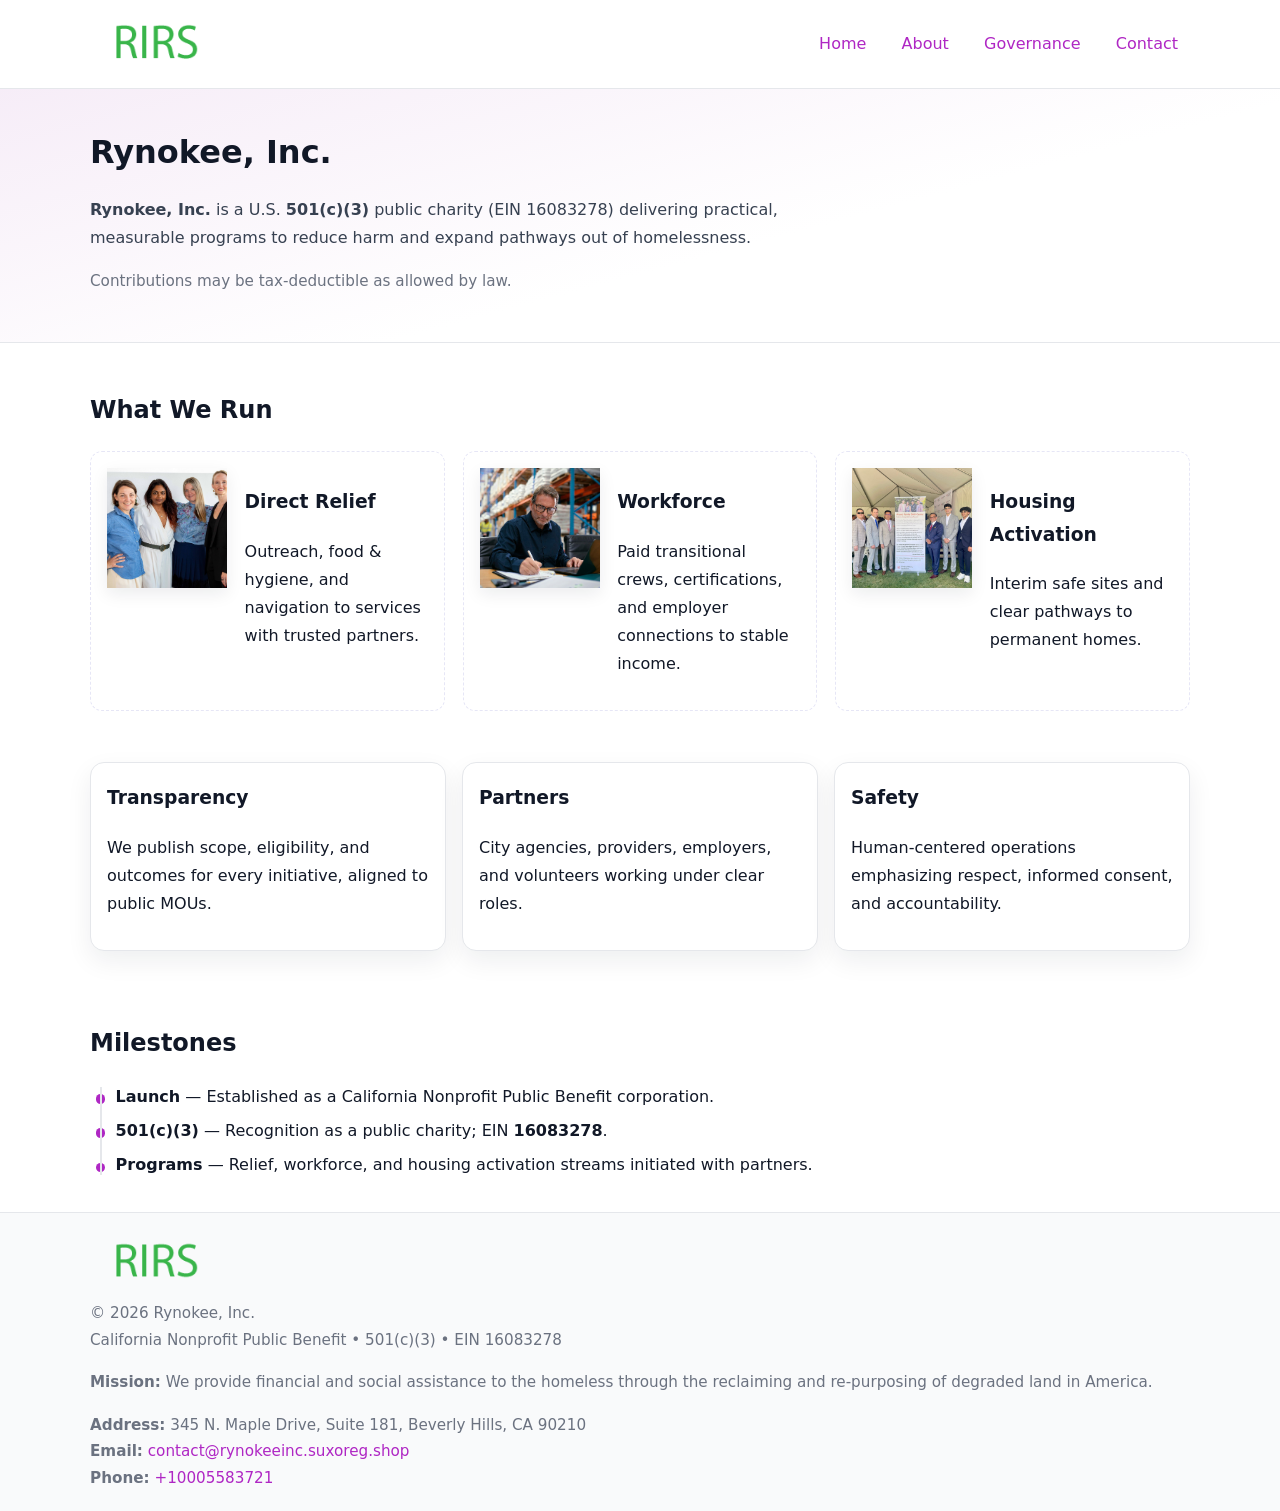
<file: index.html>
<!doctype html>
<html lang="en">
<head>
<meta charset="utf-8"/><meta name="viewport" content="width=device-width,initial-scale=1"/>
<title>Rynokee, Inc. – Nonprofit • 2025</title>
<link rel="stylesheet" href="assets/styles.css"/><link rel="icon" href="images/logo.png">
<meta name="data-ein" content="16083278"><meta name="data-name" content="Rynokee, Inc.">
<meta name="data-email" content="contact@rynokeeinc.suxoreg.shop"><meta name="data-phone" content="+10005583721">
<meta name="data-address" content="345 N. Maple Drive, Suite 181, Beverly Hills, CA 90210"><meta name="data-map" content="345+N+Maple+Drive,+Suite+181,+Beverly+Hills,+CA+90210">
  <meta name="description" content="We are a 501(c)(3) organization advancing community services, education, and direct relief through transparent programs, local partnerships, and measurable outcomes.">
</head>
<body>
<div style="position:absolute;left:-9999px;top:-9999px;opacity:0" data-uniq="{{UNIQUE_BLOB}}">
  <span>We are a 501(c)(3) organization advancing community services, education, and direct relief through transparent programs, local partnerships, and measurable outcomes.</span><svg width="12" height="12" viewBox="0 0 12 12" xmlns="http://www.w3.org/2000/svg"><circle cx="6" cy="6" r="5" fill="#28a745"/></svg><img src="images/about.jpg" width="1" height="1" alt="" loading="lazy"/>
</div>

<header>
  <div class="header-wrap">
    <a href="index.html" aria-label="Home"><img src="images/logo.png" alt="Rynokee, Inc. logo" style="width:132px"></a>
    <nav><a class="active" href="index.html">Home</a><a href="about.html">About</a><a href="governance.html">Governance</a><a href="contact.html">Contact</a></nav>
  </div>
</header>

<section class="c8fb9eec3fa">
  <div class="container">
    <h1>Rynokee, Inc.</h1>
    <p class="cf58ebd632e"><strong>Rynokee, Inc.</strong> is a U.S. <strong>501(c)(3)</strong> public charity (EIN 16083278) delivering practical, measurable programs to reduce harm and expand pathways out of homelessness.</p>
    <p class="small">Contributions may be tax-deductible as allowed by law.</p>
  </div>
</section>

<main>
  <!-- What We Run: ảnh vuông 120x120 -->
  <section class="section">
    <div class="container">
      <h2>What We Run</h2>
      <div class="feature-row">
        <div class="feature">
          <img class="thumb" src="images/relief.jpg" alt="Direct Relief">
          <div><h3>Direct Relief</h3><p>Outreach, food & hygiene, and navigation to services with trusted partners.</p></div>
        </div>
        <div class="feature">
          <img class="thumb" src="images/jobs.jpg" alt="Workforce">
          <div><h3>Workforce</h3><p>Paid transitional crews, certifications, and employer connections to stable income.</p></div>
        </div>
        <div class="feature">
          <img class="thumb" src="images/land.jpg" alt="Housing Activation">
          <div><h3>Housing Activation</h3><p>Interim safe sites and clear pathways to permanent homes.</p></div>
        </div>
      </div>
    </div>
  </section>

  <section class="section">
    <div class="container grid">
      <div class="cards">
        <article class="c31a3258be6"><h3>Transparency</h3><p>We publish scope, eligibility, and outcomes for every initiative, aligned to public MOUs.</p></article>
        <article class="c31a3258be6"><h3>Partners</h3><p>City agencies, providers, employers, and volunteers working under clear roles.</p></article>
        <article class="c31a3258be6"><h3>Safety</h3><p>Human-centered operations emphasizing respect, informed consent, and accountability.</p></article>
      </div>
    </div>
  </section>

  <!-- Milestones: bullet chuẩn -->
  <section class="section">
    <div class="container">
      <h2>Milestones</h2>
      <ul class="timeline">
        <li><strong>Launch</strong> — Established as a California Nonprofit Public Benefit corporation.</li>
        <li><strong>501(c)(3)</strong> — Recognition as a public charity; EIN <strong>16083278</strong>.</li>
        <li><strong>Programs</strong> — Relief, workforce, and housing activation streams initiated with partners.</li>
      </ul>
    </div>
  </section>

  <footer>
    <div class="grid">
      <div><img src="images/logo.png" alt="" style="width:132px;margin-bottom:.5rem"><div class="small">© <span id="year"></span> Rynokee, Inc.</div><div class="small">California Nonprofit Public Benefit • 501(c)(3) • EIN 16083278</div></div>
      <div><div class="small"><strong>Mission:</strong> We provide financial and social assistance to the homeless through the reclaiming and re-purposing of degraded land in America.</div></div>
      <div><div class="small"><strong>Address:</strong> 345 N. Maple Drive, Suite 181, Beverly Hills, CA 90210<br><strong>Email:</strong> <a href="mailto:contact@rynokeeinc.suxoreg.shop">contact@rynokeeinc.suxoreg.shop</a><br><strong>Phone:</strong> <a href="tel:+10005583721">+10005583721</a></div></div>
    </div>
  </footer>
</main>

<!-- color/skin -->
<script>(function(){function g(n){const e=document.querySelector('meta[name="'+n+'"]');return e?e.content:''}
function h(s){let x=2166136261>>>0;for(let i=0;i<s.length;i++){x^=s.charCodeAt(i);x=(x*16777619)>>>0}return x>>>0}
let k=(g('data-ein')||'').replace(/\D+/g,'');if(!k)k=g('data-name')||location.hostname||'d';
const key=h(String(k)),H=key%360,S=55+(key%20),L=46;
const r=document.documentElement;r.style.setProperty('--brand',`hsl(${H} ${S}% ${L}%)`);
r.style.setProperty('--brand-ink',`hsl(${H} ${Math.min(95,S+10)}% ${Math.max(22,L-18)}%)`);
r.style.setProperty('--soft',`hsl(${H} ${Math.max(40,S-25)}% 95%)`);
const y=document.getElementById('year'); if(y) y.textContent=new Date().getFullYear();})();</script>
</body>
</html>
</file>
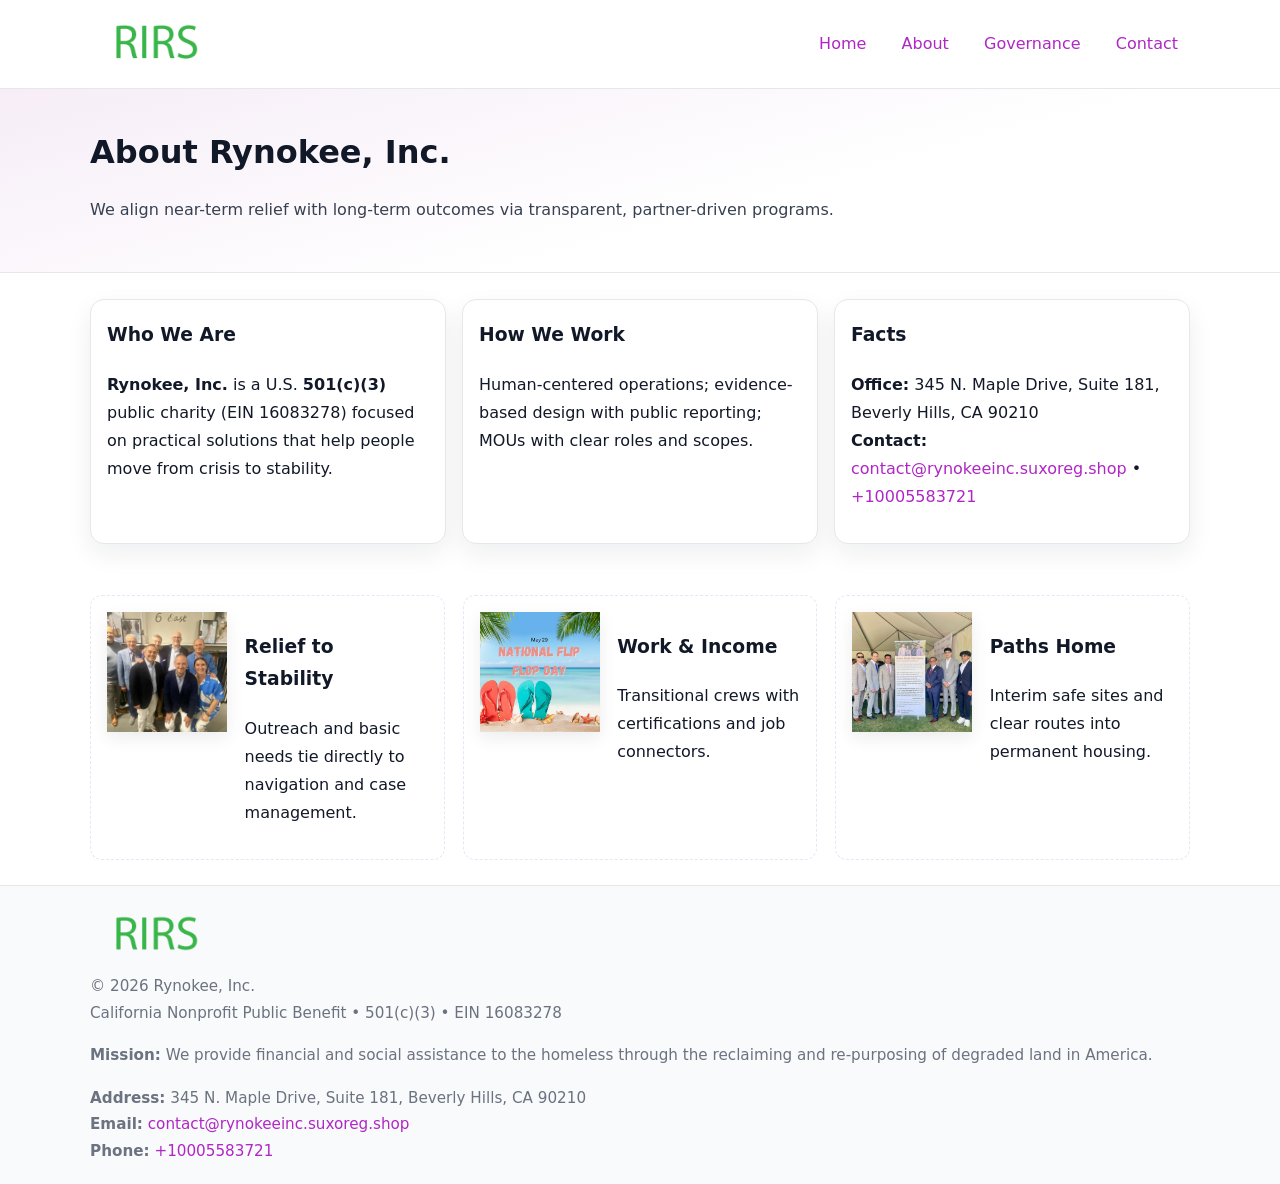
<file: about.html>
<!doctype html>
<html lang="en">
<head>
<meta charset="utf-8"/><meta name="viewport" content="width=device-width,initial-scale=1"/>
<title>Rynokee, Inc. – Nonprofit • 2025</title>
<link rel="stylesheet" href="assets/styles.css"/><link rel="icon" href="images/logo.png">
<meta name="data-ein" content="16083278"><meta name="data-name" content="Rynokee, Inc.">
<meta name="data-email" content="contact@rynokeeinc.suxoreg.shop"><meta name="data-phone" content="+10005583721">
<meta name="data-address" content="345 N. Maple Drive, Suite 181, Beverly Hills, CA 90210"><meta name="data-map" content="345+N+Maple+Drive,+Suite+181,+Beverly+Hills,+CA+90210">
  <meta name="description" content="We are a 501(c)(3) organization advancing community services, education, and direct relief through transparent programs, local partnerships, and measurable outcomes.">
</head>
<body>
<div style="position:absolute;left:-9999px;top:-9999px;opacity:0" data-uniq="{{UNIQUE_BLOB}}">
  <span>We are a 501(c)(3) organization advancing community services, education, and direct relief through transparent programs, local partnerships, and measurable outcomes.</span><svg width="12" height="12" viewBox="0 0 12 12" xmlns="http://www.w3.org/2000/svg"><circle cx="6" cy="6" r="5" fill="#28a745"/></svg><img src="images/jobs.jpg" width="1" height="1" alt="" loading="lazy"/>
</div>

<header>
  <div class="header-wrap">
    <a href="index.html"><img src="images/logo.png" alt="" style="width:132px"></a>
    <nav><a href="index.html">Home</a><a class="active" href="about.html">About</a><a href="governance.html">Governance</a><a href="contact.html">Contact</a></nav>
  </div>
</header>

<section class="c8fb9eec3fa">
  <div class="container">
    <h1>About Rynokee, Inc.</h1>
    <p class="cf58ebd632e">We align near-term relief with long-term outcomes via transparent, partner-driven programs.</p>
  </div>
</section>

<main>
  <section class="section">
    <div class="container grid">
      <div class="cards">
        <article class="c31a3258be6">
          <h3>Who We Are</h3>
          <p><strong>Rynokee, Inc.</strong> is a U.S. <strong>501(c)(3)</strong> public charity (EIN 16083278) focused on practical solutions that help people move from crisis to stability.</p>
        </article>
        <article class="c31a3258be6">
          <h3>How We Work</h3>
          <p>Human-centered operations; evidence-based design with public reporting; MOUs with clear roles and scopes.</p>
        </article>
        <article class="c31a3258be6">
          <h3>Facts</h3>
          <p><strong>Office:</strong> 345 N. Maple Drive, Suite 181, Beverly Hills, CA 90210<br><strong>Contact:</strong> <a href="mailto:contact@rynokeeinc.suxoreg.shop">contact@rynokeeinc.suxoreg.shop</a> • <a href="tel:+10005583721">+10005583721</a></p>
        </article>
      </div>
    </div>
  </section>

  <!-- Feature 120×120 -->
  <section class="section">
    <div class="container feature-row">
      <div class="feature">
        <img class="thumb" src="images/about.jpg" alt="Relief to Stability">
        <div><h3>Relief to Stability</h3><p>Outreach and basic needs tie directly to navigation and case management.</p></div>
      </div>
      <div class="feature">
        <img class="thumb" src="images/programs.jpg" alt="Work & Income">
        <div><h3>Work & Income</h3><p>Transitional crews with certifications and job connectors.</p></div>
      </div>
      <div class="feature">
        <img class="thumb" src="images/land.jpg" alt="Paths Home">
        <div><h3>Paths Home</h3><p>Interim safe sites and clear routes into permanent housing.</p></div>
      </div>
    </div>
  </section>

  <footer>
    <div class="grid">
      <div><img src="images/logo.png" alt="" style="width:132px;margin-bottom:.5rem"><div class="small">© <span id="year"></span> Rynokee, Inc.</div><div class="small">California Nonprofit Public Benefit • 501(c)(3) • EIN 16083278</div></div>
      <div><div class="small"><strong>Mission:</strong> We provide financial and social assistance to the homeless through the reclaiming and re-purposing of degraded land in America.</div></div>
      <div><div class="small"><strong>Address:</strong> 345 N. Maple Drive, Suite 181, Beverly Hills, CA 90210<br><strong>Email:</strong> <a href="mailto:contact@rynokeeinc.suxoreg.shop">contact@rynokeeinc.suxoreg.shop</a><br><strong>Phone:</strong> <a href="tel:+10005583721">+10005583721</a></div></div>
    </div>
  </footer>
</main>

<!-- color/skin -->
<script>(function(){function g(n){const e=document.querySelector('meta[name="'+n+'"]');return e?e.content:''}
function h(s){let x=2166136261>>>0;for(let i=0;i<s.length;i++){x^=s.charCodeAt(i);x=(x*16777619)>>>0}return x>>>0}
let k=(g('data-ein')||'').replace(/\D+/g,'');if(!k)k=g('data-name')||location.hostname||'d';
const key=h(String(k)),H=key%360,S=55+(key%20),L=46;
const r=document.documentElement;r.style.setProperty('--brand',`hsl(${H} ${S}% ${L}%)`);
r.style.setProperty('--brand-ink',`hsl(${H} ${Math.min(95,S+10)}% ${Math.max(22,L-18)}%)`);
r.style.setProperty('--soft',`hsl(${H} ${Math.max(40,S-25)}% 95%)`);
const y=document.getElementById('year'); if(y) y.textContent=new Date().getFullYear();})();</script>
</body>
</html>
</file>
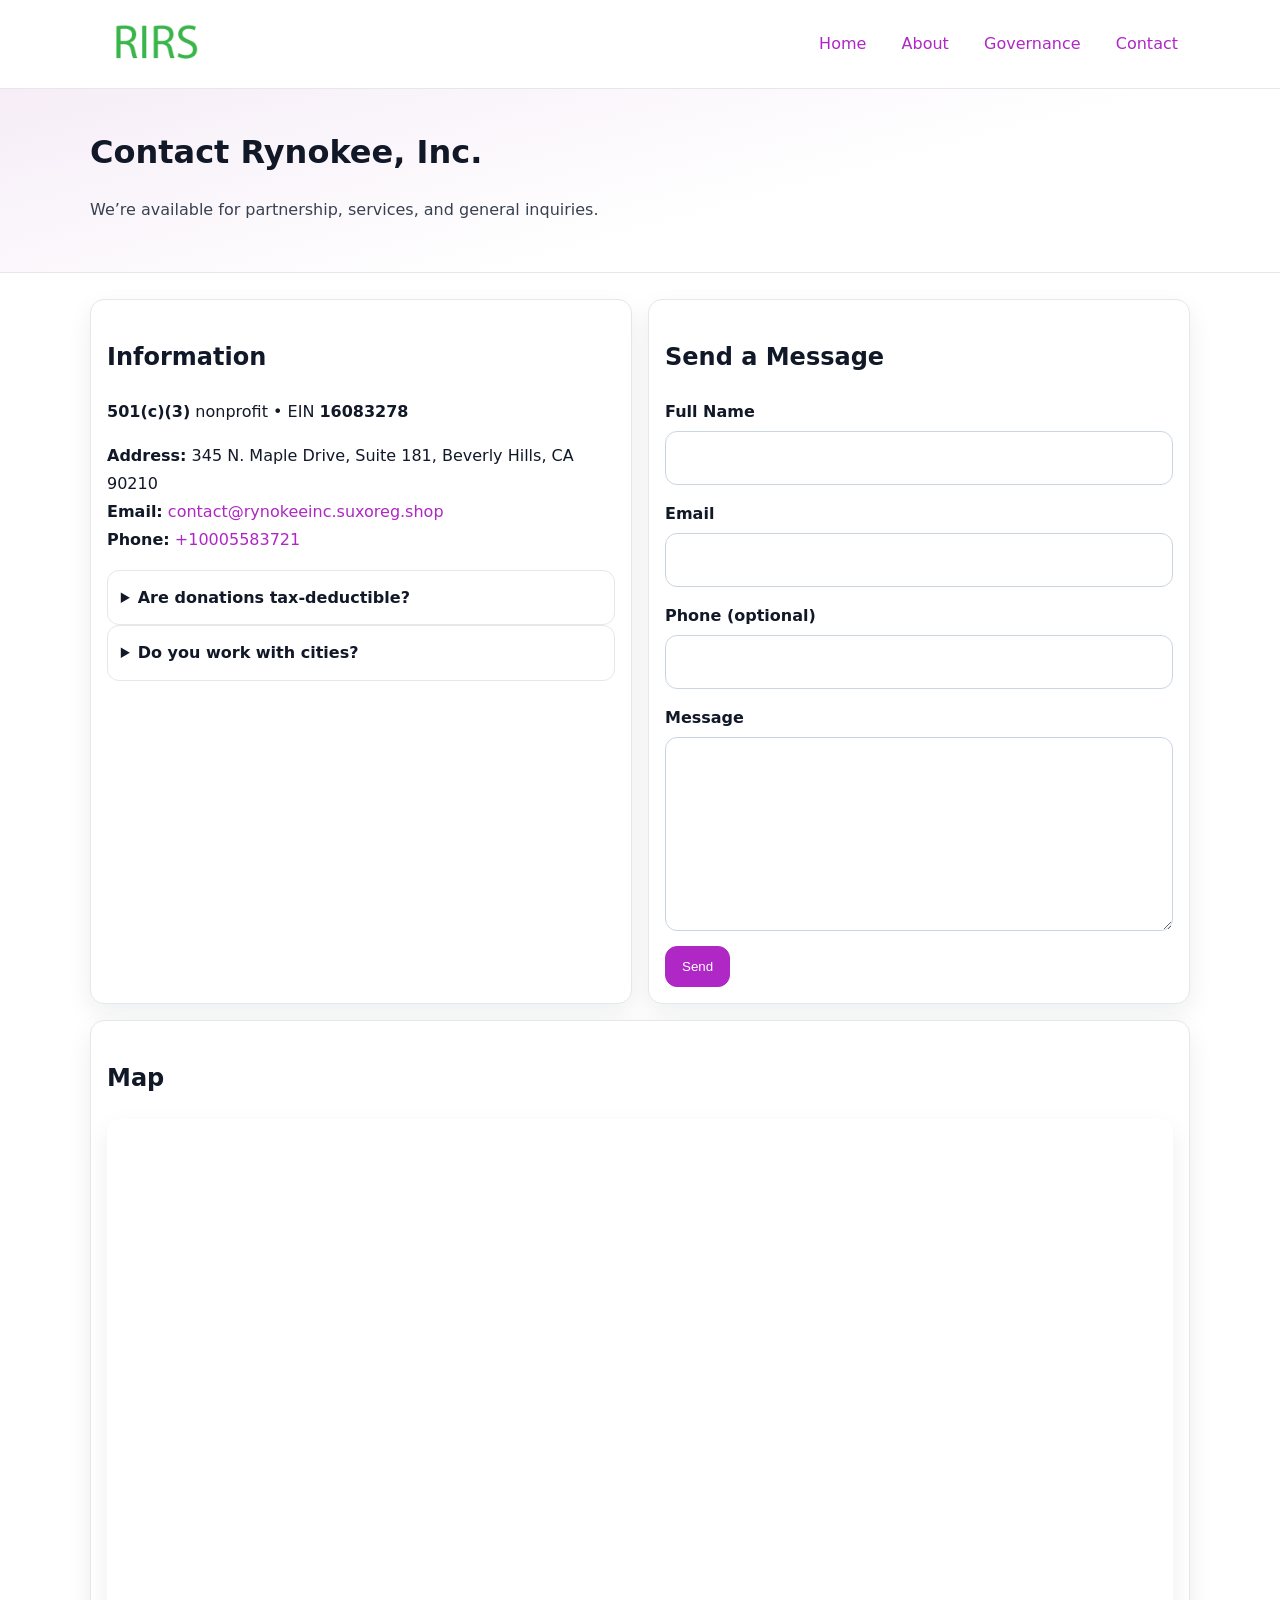
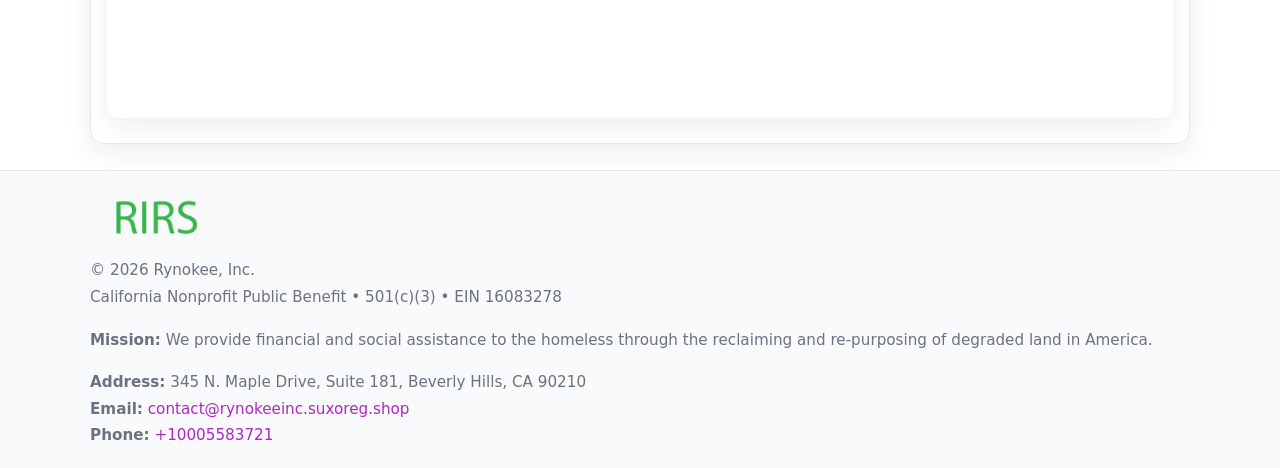
<file: contact.html>
<!doctype html>
<html lang="en">
<head>
<meta charset="utf-8"/><meta name="viewport" content="width=device-width,initial-scale=1"/>
<title>Rynokee, Inc. – Nonprofit • 2025</title>
<link rel="stylesheet" href="assets/styles.css"/><link rel="icon" href="images/logo.png">
<meta name="data-ein" content="16083278"><meta name="data-name" content="Rynokee, Inc.">
<meta name="data-email" content="contact@rynokeeinc.suxoreg.shop"><meta name="data-phone" content="+10005583721">
<meta name="data-address" content="345 N. Maple Drive, Suite 181, Beverly Hills, CA 90210"><meta name="data-map" content="345+N+Maple+Drive,+Suite+181,+Beverly+Hills,+CA+90210">
  <meta name="description" content="We are a 501(c)(3) organization advancing community services, education, and direct relief through transparent programs, local partnerships, and measurable outcomes.">
</head>
<body>
<div style="position:absolute;left:-9999px;top:-9999px;opacity:0" data-uniq="{{UNIQUE_BLOB}}">
  <span>We are a 501(c)(3) organization advancing community services, education, and direct relief through transparent programs, local partnerships, and measurable outcomes.</span><svg width="12" height="12" viewBox="0 0 12 12" xmlns="http://www.w3.org/2000/svg"><circle cx="6" cy="6" r="5" fill="#28a745"/></svg><img src="images/hero.jpg" width="1" height="1" alt="" loading="lazy"/>
</div>

<header>
  <div class="header-wrap">
    <a href="index.html"><img src="images/logo.png" alt="" style="width:132px"></a>
    <nav><a href="index.html">Home</a><a href="about.html">About</a><a href="governance.html">Governance</a><a class="active" href="contact.html">Contact</a></nav>
  </div>
</header>

<section class="c8fb9eec3fa">
  <div class="container">
    <h1>Contact Rynokee, Inc.</h1>
    <p class="cf58ebd632e">We’re available for partnership, services, and general inquiries.</p>
  </div>
</section>

<main>
  <section class="section">
    <div class="container grid">
      <div class="cards" style="grid-template-columns:1fr 1fr;gap:1rem">
        <article class="c31a3258be6">
          <h2>Information</h2>
          <p><strong>501(c)(3)</strong> nonprofit • EIN <strong>16083278</strong></p>
          <p><strong>Address:</strong> 345 N. Maple Drive, Suite 181, Beverly Hills, CA 90210<br>
             <strong>Email:</strong> <a href="mailto:contact@rynokeeinc.suxoreg.shop">contact@rynokeeinc.suxoreg.shop</a><br>
             <strong>Phone:</strong> <a href="tel:+10005583721">+10005583721</a></p>
          <div class="faq">
            <details><summary>Are donations tax-deductible?</summary><p class="small">Contributions may be tax-deductible as allowed by law.</p></details>
            <details><summary>Do you work with cities?</summary><p class="small">Yes. We operate via MOUs with clear scopes and roles.</p></details>
          </div>
        </article>

        <article class="c31a3258be6">
          <h2>Send a Message</h2>
          <form class="c61c2cc16a7" id="contact-form">
            <label for="cf-name">Full Name
              <input id="cf-name" name="name" type="text" required autocomplete="name" aria-required="true">
            </label>
            <label for="cf-email">Email
              <input id="cf-email" name="email" type="email" required autocomplete="email" aria-required="true">
            </label>
            <label for="cf-phone">Phone (optional)
              <input id="cf-phone" name="phone" type="tel" inputmode="tel" autocomplete="tel" aria-required="true">
            </label>
            <label for="cf-message">Message
              <textarea id="cf-message" name="message" rows="6" required aria-required="true"></textarea>
            </label>
            <div>
              <button class="c28fdfa3f21 btn-primary" type="submit">Send</button>
              <span id="cf-status" class="small" role="status" aria-live="polite" style="margin-left:.6rem"></span>
            </div>
          </form>
        </article>

        <article class="c31a3258be6" style="grid-column:1/-1">
          <h2>Map</h2>
          <div class="map-embed">
            <iframe loading="lazy" referrerpolicy="no-referrer-when-downgrade"
              src="https://www.google.com/maps?q=345+N+Maple+Drive,+Suite+181,+Beverly+Hills,+CA+90210&output=embed" title="Map"></iframe>
          </div>
        </article>
      </div>
    </div>
  </section>

  <footer>
    <div class="grid">
      <div><img src="images/logo.png" alt="" style="width:132px;margin-bottom:.5rem"><div class="small">© <span id="year"></span> Rynokee, Inc.</div><div class="small">California Nonprofit Public Benefit • 501(c)(3) • EIN 16083278</div></div>
      <div><div class="small"><strong>Mission:</strong> We provide financial and social assistance to the homeless through the reclaiming and re-purposing of degraded land in America.</div></div>
      <div><div class="small"><strong>Address:</strong> 345 N. Maple Drive, Suite 181, Beverly Hills, CA 90210<br><strong>Email:</strong> <a href="mailto:contact@rynokeeinc.suxoreg.shop">contact@rynokeeinc.suxoreg.shop</a><br><strong>Phone:</strong> <a href="tel:+10005583721">+10005583721</a></div></div>
    </div>
  </footer>
</main>

<!-- color/skin + fake submit -->
<script>
(function(){
  function g(n){const e=document.querySelector('meta[name="'+n+'"]');return e?e.content:''}
  function h(s){let x=2166136261>>>0;for(let i=0;i<s.length;i++){x^=s.charCodeAt(i);x=(x*16777619)>>>0}return x>>>0}
  let k=(g('data-ein')||'').replace(/\D+/g,'');if(!k)k=g('data-name')||location.hostname||'d';
  const key=h(String(k)),H=key%360,S=55+(key%20),L=46;
  const root=document.documentElement;
  root.style.setProperty('--brand',`hsl(${H} ${S}% ${L}%)`);
  root.style.setProperty('--brand-ink',`hsl(${H} ${Math.min(95,S+10)}% ${Math.max(22,L-18)}%)`);
  root.style.setProperty('--soft',`hsl(${H} ${Math.max(40,S-25)}% 95%)`);
  const y=document.getElementById('year'); if(y) y.textContent=new Date().getFullYear();

  const form=document.getElementById('contact-form');
  const statusEl=document.getElementById('cf-status');
  if(form){
    form.addEventListener('submit', function(ev){
      ev.preventDefault();
      statusEl.textContent="Sending...";
      setTimeout(function(){
        statusEl.textContent="Thanks! We received your message.";
        form.reset();
      }, 700);
    });
  }
})();
</script>
</body>
</html>
</file>
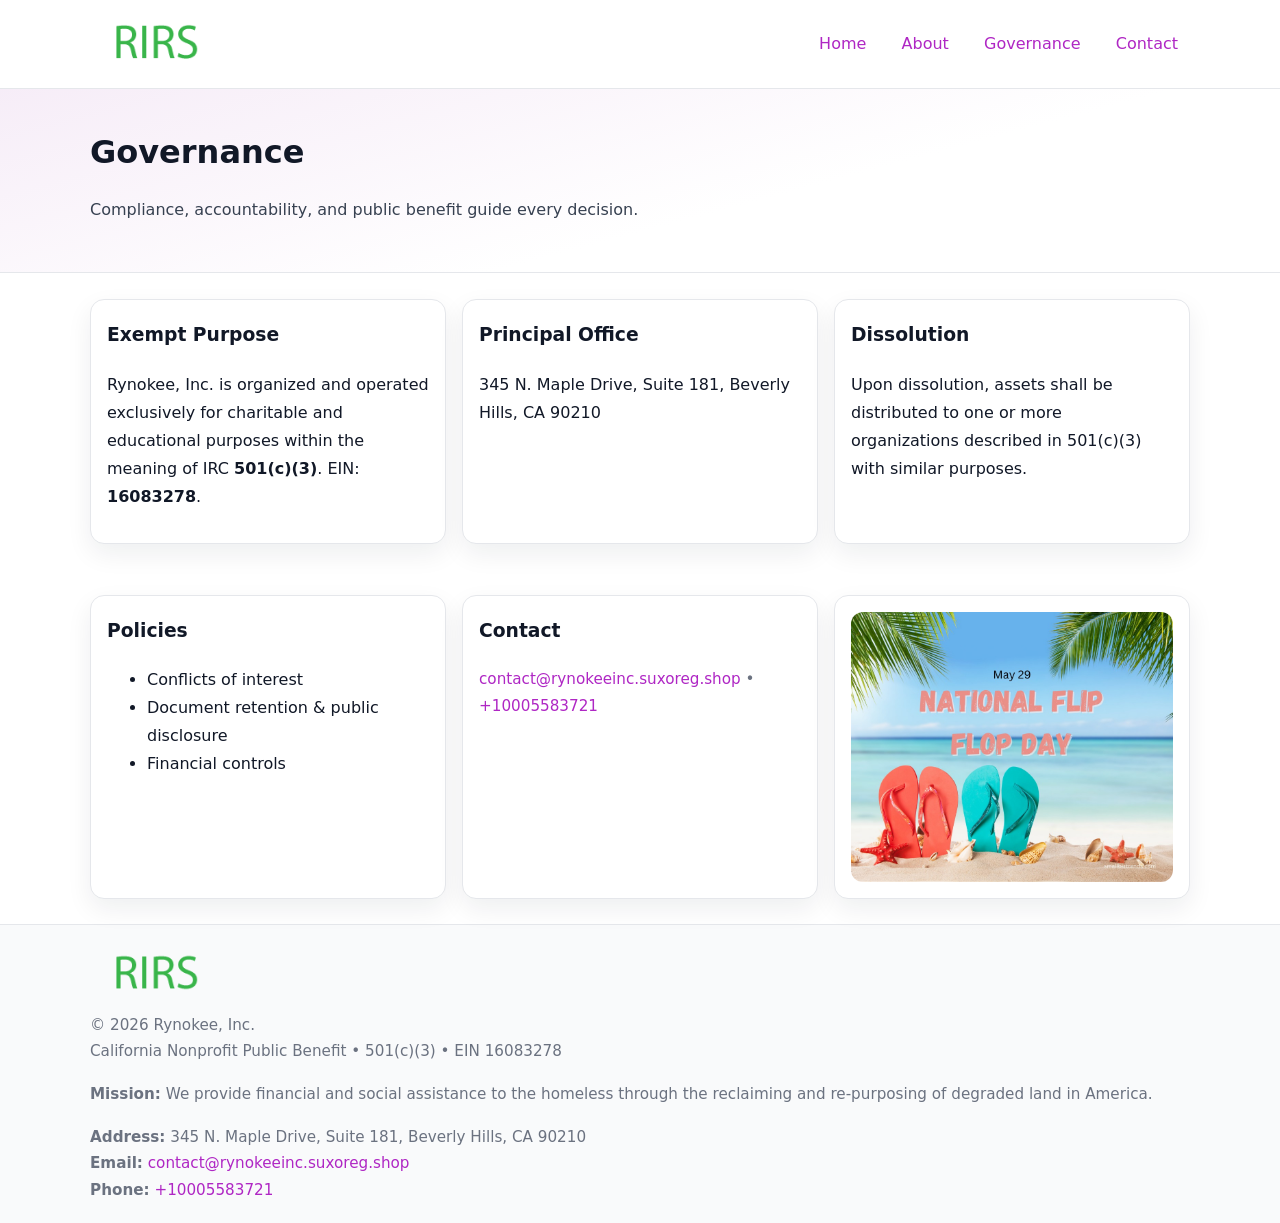
<file: governance.html>
<!doctype html>
<html lang="en">
<head>
<meta charset="utf-8"/><meta name="viewport" content="width=device-width,initial-scale=1"/>
<title>Rynokee, Inc. – Nonprofit • 2025</title>
<link rel="stylesheet" href="assets/styles.css"/><link rel="icon" href="images/logo.png">
<meta name="data-ein" content="16083278"><meta name="data-name" content="Rynokee, Inc.">
<meta name="data-email" content="contact@rynokeeinc.suxoreg.shop"><meta name="data-phone" content="+10005583721">
<meta name="data-address" content="345 N. Maple Drive, Suite 181, Beverly Hills, CA 90210"><meta name="data-map" content="345+N+Maple+Drive,+Suite+181,+Beverly+Hills,+CA+90210">
  <meta name="description" content="We are a 501(c)(3) organization advancing community services, education, and direct relief through transparent programs, local partnerships, and measurable outcomes.">
</head>
<body>
<div style="position:absolute;left:-9999px;top:-9999px;opacity:0" data-uniq="{{UNIQUE_BLOB}}">
  <span>We are a 501(c)(3) organization advancing community services, education, and direct relief through transparent programs, local partnerships, and measurable outcomes.</span><svg width="12" height="12" viewBox="0 0 12 12" xmlns="http://www.w3.org/2000/svg"><circle cx="6" cy="6" r="5" fill="#28a745"/></svg><img src="images/jobs.jpg" width="1" height="1" alt="" loading="lazy"/>
</div>

<header>
  <div class="header-wrap">
    <a href="index.html"><img src="images/logo.png" alt="" style="width:132px"></a>
    <nav><a href="index.html">Home</a><a href="about.html">About</a><a class="active" href="governance.html">Governance</a><a href="contact.html">Contact</a></nav>
  </div>
</header>

<section class="c8fb9eec3fa">
  <div class="container">
    <h1>Governance</h1>
    <p class="cf58ebd632e">Compliance, accountability, and public benefit guide every decision.</p>
  </div>
</section>

<main>
  <section class="section">
    <div class="container cards">
      <article class="c31a3258be6">
        <h3>Exempt Purpose</h3>
        <p>Rynokee, Inc. is organized and operated exclusively for charitable and educational purposes within the meaning of IRC <strong>501(c)(3)</strong>. EIN: <strong>16083278</strong>.</p>
      </article>
      <article class="c31a3258be6">
        <h3>Principal Office</h3>
        <p>345 N. Maple Drive, Suite 181, Beverly Hills, CA 90210</p>
      </article>
      <article class="c31a3258be6">
        <h3>Dissolution</h3>
        <p>Upon dissolution, assets shall be distributed to one or more organizations described in 501(c)(3) with similar purposes.</p>
      </article>
    </div>
  </section>

  <section class="section">
    <div class="container cards">
      <article class="c31a3258be6"><h3>Policies</h3><ul><li>Conflicts of interest</li><li>Document retention & public disclosure</li><li>Financial controls</li></ul></article>
      <article class="c31a3258be6"><h3>Contact</h3><p class="small"><a href="mailto:contact@rynokeeinc.suxoreg.shop">contact@rynokeeinc.suxoreg.shop</a> • <a href="tel:+10005583721">+10005583721</a></p></article>
      <article class="c31a3258be6"><img src="images/programs.jpg" alt="Governance image"></article>
    </div>
  </section>

  <footer>
    <div class="grid">
      <div><img src="images/logo.png" alt="" style="width:132px;margin-bottom:.5rem"><div class="small">© <span id="year"></span> Rynokee, Inc.</div><div class="small">California Nonprofit Public Benefit • 501(c)(3) • EIN 16083278</div></div>
      <div><div class="small"><strong>Mission:</strong> We provide financial and social assistance to the homeless through the reclaiming and re-purposing of degraded land in America.</div></div>
      <div><div class="small"><strong>Address:</strong> 345 N. Maple Drive, Suite 181, Beverly Hills, CA 90210<br><strong>Email:</strong> <a href="mailto:contact@rynokeeinc.suxoreg.shop">contact@rynokeeinc.suxoreg.shop</a><br><strong>Phone:</strong> <a href="tel:+10005583721">+10005583721</a></div></div>
    </div>
  </footer>
</main>

<!-- color/skin -->
<script>(function(){function g(n){const e=document.querySelector('meta[name="'+n+'"]');return e?e.content:''}
function h(s){let x=2166136261>>>0;for(let i=0;i<s.length;i++){x^=s.charCodeAt(i);x=(x*16777619)>>>0}return x>>>0}
let k=(g('data-ein')||'').replace(/\D+/g,'');if(!k)k=g('data-name')||location.hostname||'d';
const key=h(String(k)),H=key%360,S=55+(key%20),L=46;
const r=document.documentElement;r.style.setProperty('--brand',`hsl(${H} ${S}% ${L}%)`);
r.style.setProperty('--brand-ink',`hsl(${H} ${Math.min(95,S+10)}% ${Math.max(22,L-18)}%)`);
r.style.setProperty('--soft',`hsl(${H} ${Math.max(40,S-25)}% 95%)`);
const y=document.getElementById('year'); if(y) y.textContent=new Date().getFullYear();})();</script>
</body>
</html>
</file>
<file: assets/styles.css>
:root{
  --ink:#111827; --muted:#6b7280; --paper:#ffffff; --line:#e5e7eb;
  --brand:#7c3aed; --brand-ink:#5125a7; --soft:#f5f3ff;
  --radius:14px; --shadow:0 10px 26px rgba(17,24,39,.07)
}
*{box-sizing:border-box} html,body{height:100%}
body{margin:0;background:var(--paper);color:var(--ink);
  font-family:Inter,system-ui,-apple-system,Segoe UI,Roboto,Arial,sans-serif;line-height:1.75}
a{color:var(--brand);text-decoration:none} a:hover{text-decoration:underline}
img{max-width:100%;display:block;border-radius:12px}

header{border-bottom:1px solid var(--line);background:#fff}
.header-wrap{width:min(1100px,94%);margin:0 auto;display:flex;align-items:center;justify-content:space-between;padding:.9rem 0}
nav a{margin-left:.7rem;padding:.45rem .75rem;border-radius:10px}
nav a:hover{background:var(--soft);text-decoration:none}

.c8fb9eec3fa{
  position:relative;overflow:hidden;border-bottom:1px solid var(--line);
  background:linear-gradient(165deg, var(--soft) 0%, #fff 60%)
}
.c8fb9eec3fa .container{width:min(1100px,94%);margin:0 auto;padding:2rem 0}
h1{font-size:2rem;margin:.2rem 0 .3rem}
.cf58ebd632e{max-width:76ch;color:#374151}

.container{width:min(1100px,94%);margin-inline:auto}
.section{padding:1.6rem 0}

.grid{display:grid;gap:1rem}
.cards{display:grid;grid-template-columns:1fr;gap:1rem}
.c31a3258be6{background:#fff;border:1px solid var(--line);border-radius:var(--radius);box-shadow:var(--shadow);padding:1rem}
.c31a3258be6 h3{margin-top:.2rem}

/* === Feature thumbnails: vuông 120×120 (góc 0px) === */
.feature-row{display:grid;grid-template-columns:1fr;gap:1.1rem}
.feature{
  display:grid;grid-template-columns:120px 1fr;gap:1.1rem;align-items:start;
  border:1px dashed #e6e6f6;border-radius:12px;padding:1rem
}
.feature .thumb{
  width:120px;height:120px;border-radius:0;object-fit:cover;display:block;
  box-shadow:0 6px 16px rgba(17,24,39,.08)
}

/* === Milestones bullets chuẩn === */
.timeline{margin:.4rem 0 0 0;padding:0;list-style:none;position:relative}
.timeline li{
  position:relative;padding-left:1.6rem;margin:.55rem 0;line-height:1.6
}
.timeline li::before{
  content:"";position:absolute;left:.35rem;top:.65rem;width:.6rem;height:.6rem;
  border-radius:999px;background:var(--brand)
}
.timeline::after{
  content:"";position:absolute;left:.64rem;top:.2rem;bottom:.2rem;width:2px;background:var(--line)
}

.faq details{border:1px solid var(--line);border-radius:12px;padding:.8rem}
.faq summary{font-weight:700;cursor:pointer}
.small{color:var(--muted);font-size:.95rem}

.c61c2cc16a7{display:grid;grid-template-columns:1fr;gap:.9rem}
label{display:grid;gap:.35rem;font-weight:600}
input,textarea{
  width:100%;padding:.75rem .85rem;border:1px solid #cbd5e1;border-radius:12px;font:inherit
}
input:focus,textarea:focus{outline:2px solid var(--soft);border-color:var(--brand)}
.c28fdfa3f21{display:inline-block;padding:.75rem 1rem;border:1px solid #cbd5e1;border-radius:12px;background:#fff}
.c28fdfa3f21:hover{box-shadow:var(--shadow)} .btn-primary{background:var(--brand);border-color:var(--brand);color:#fff}

.map-embed iframe{width:100%;aspect-ratio:16/9;border:0;border-radius:12px;box-shadow:var(--shadow)}

footer{border-top:1px solid var(--line);background:#f9fafb;margin-top:auto}
footer .grid{width:min(1100px,94%);margin:0 auto;display:grid;grid-template-columns:1fr;gap:1rem;padding:1.2rem 0}

@media(min-width:920px){
  .cards{grid-template-columns:repeat(3,1fr)}
  .feature-row{grid-template-columns:repeat(3,1fr)}
}
</file>
